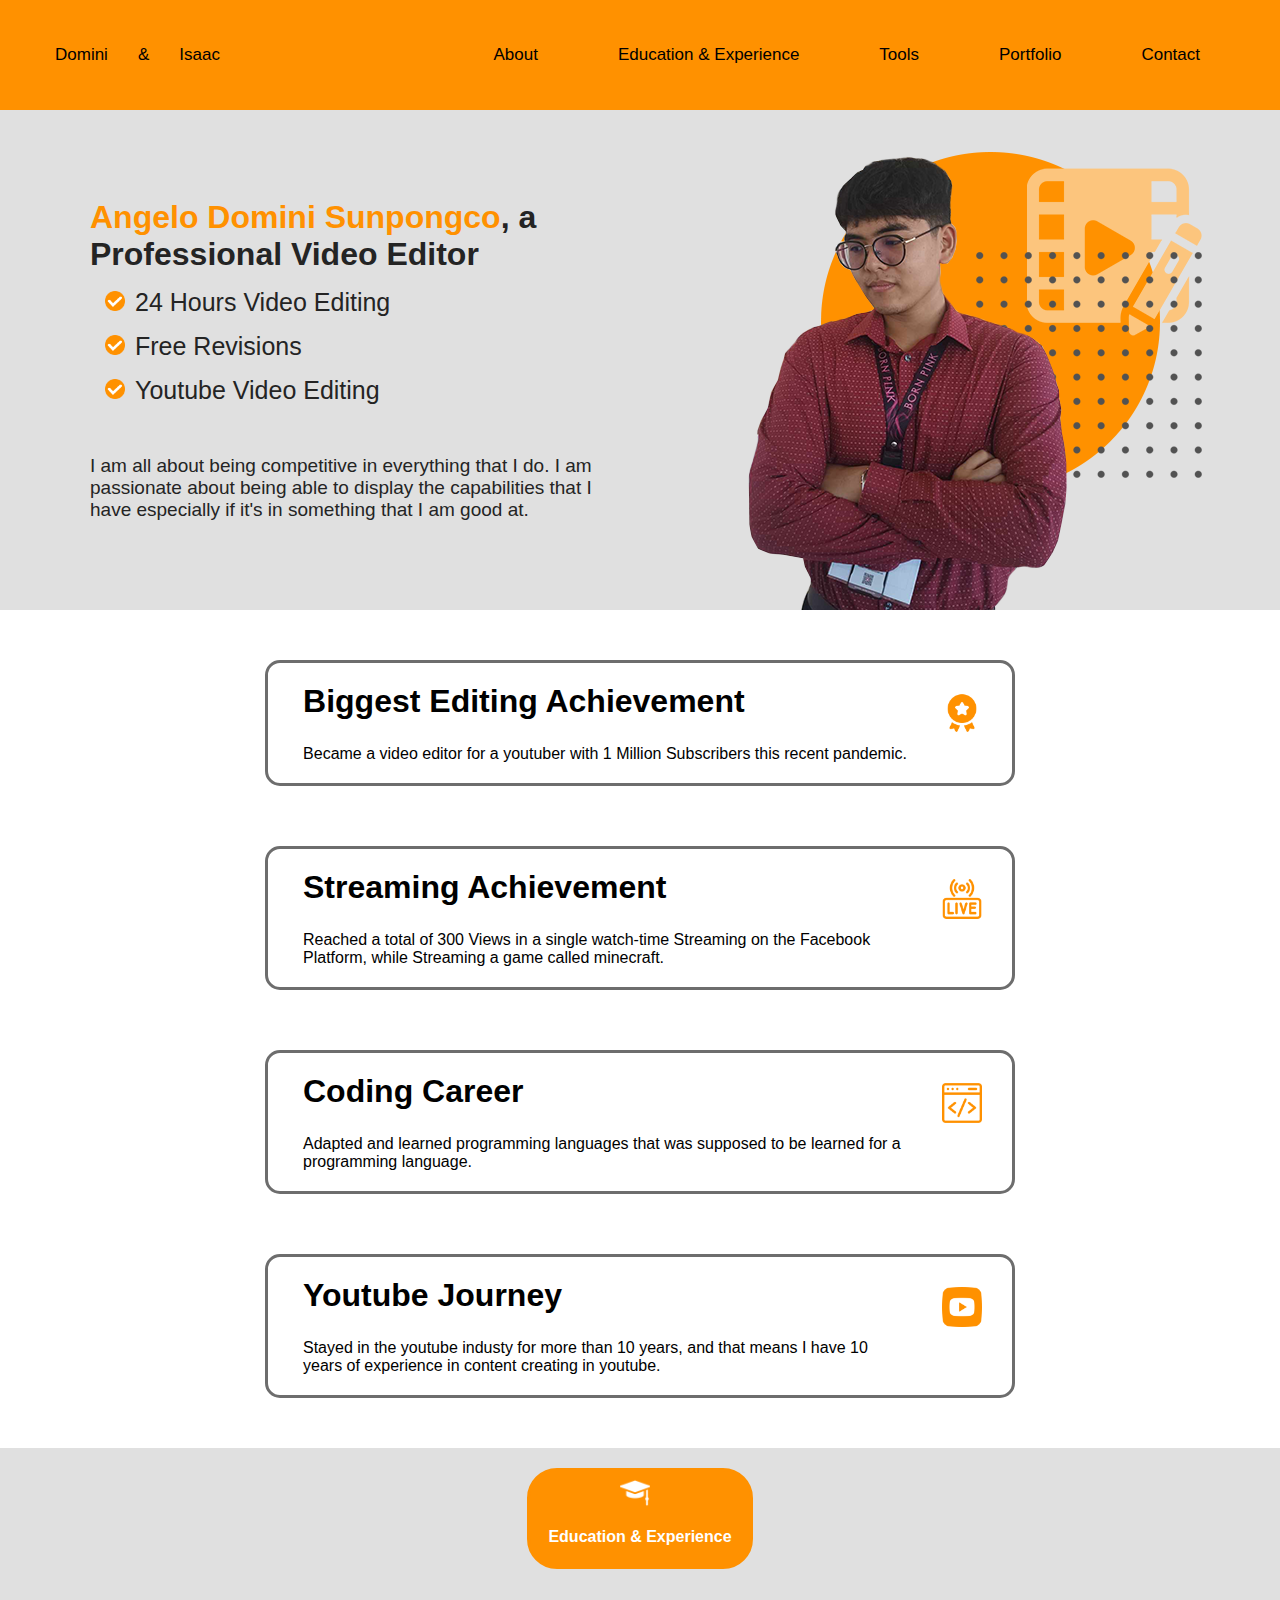
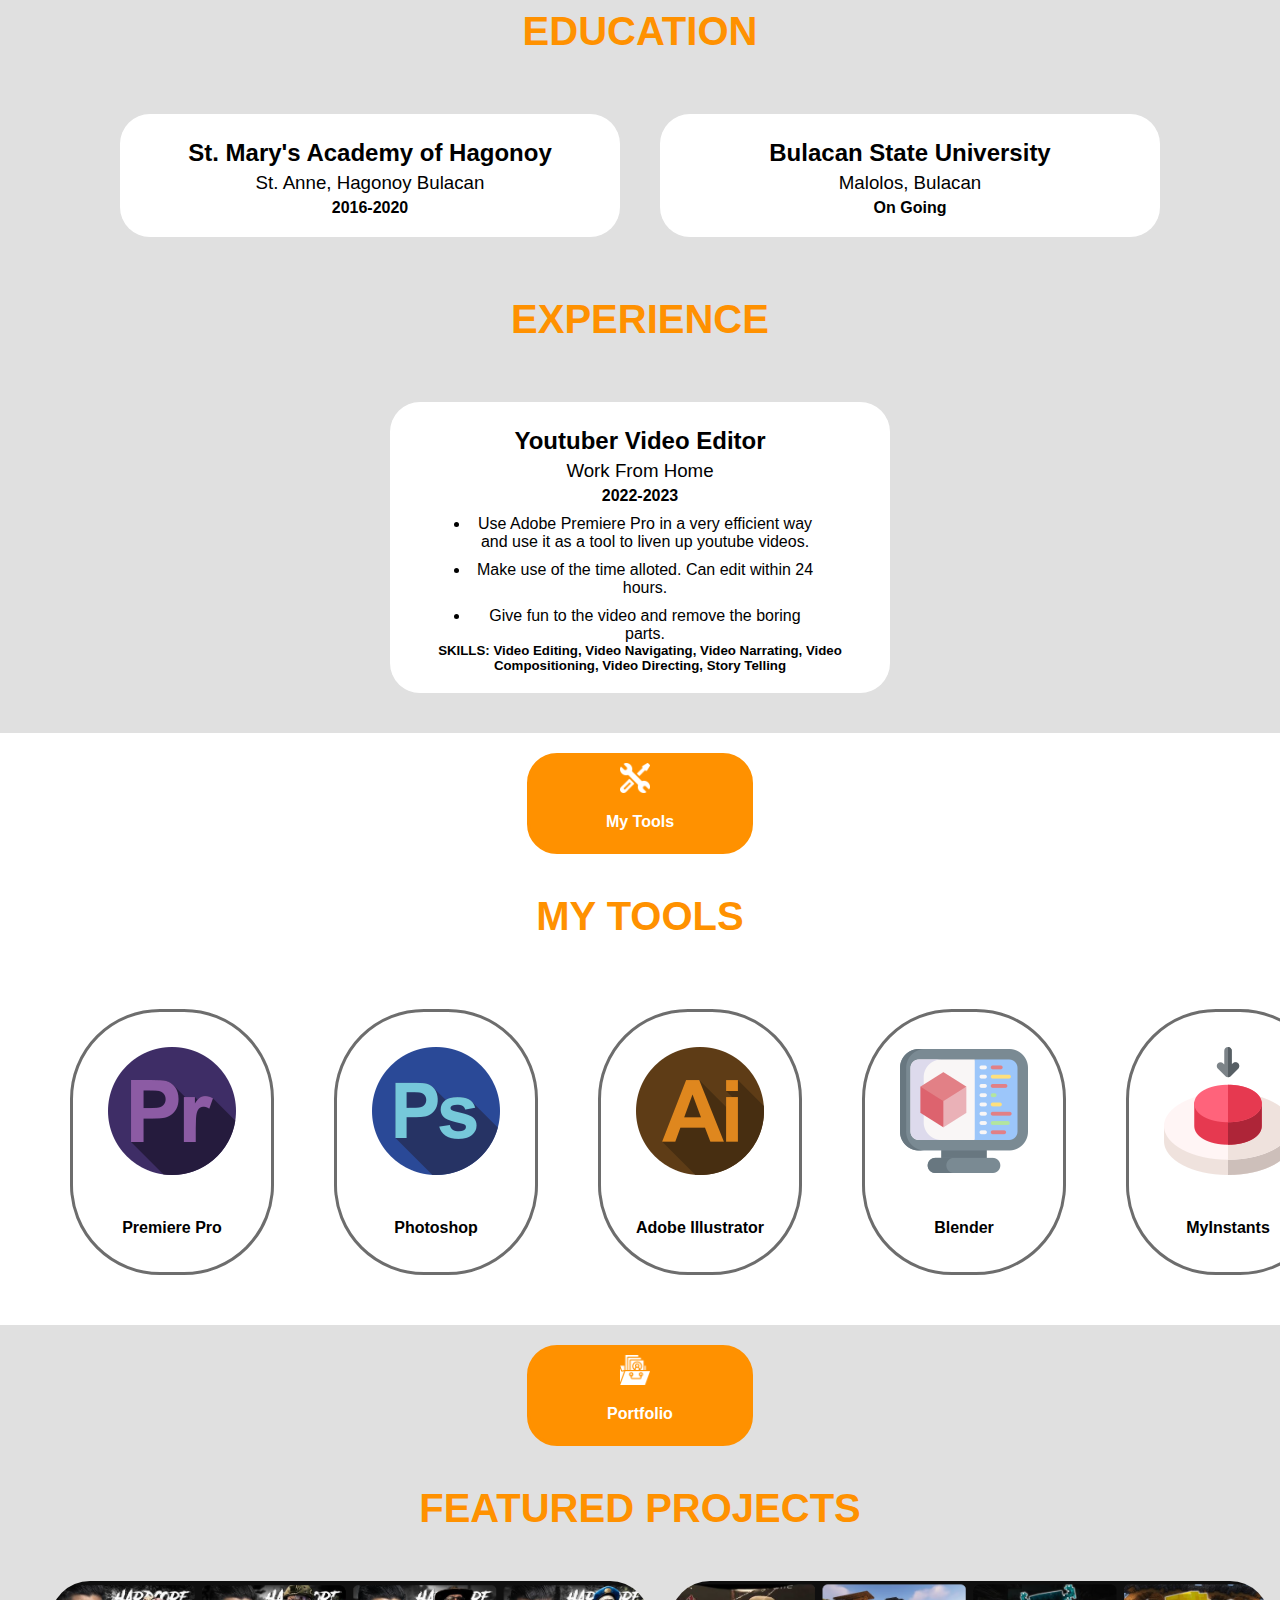
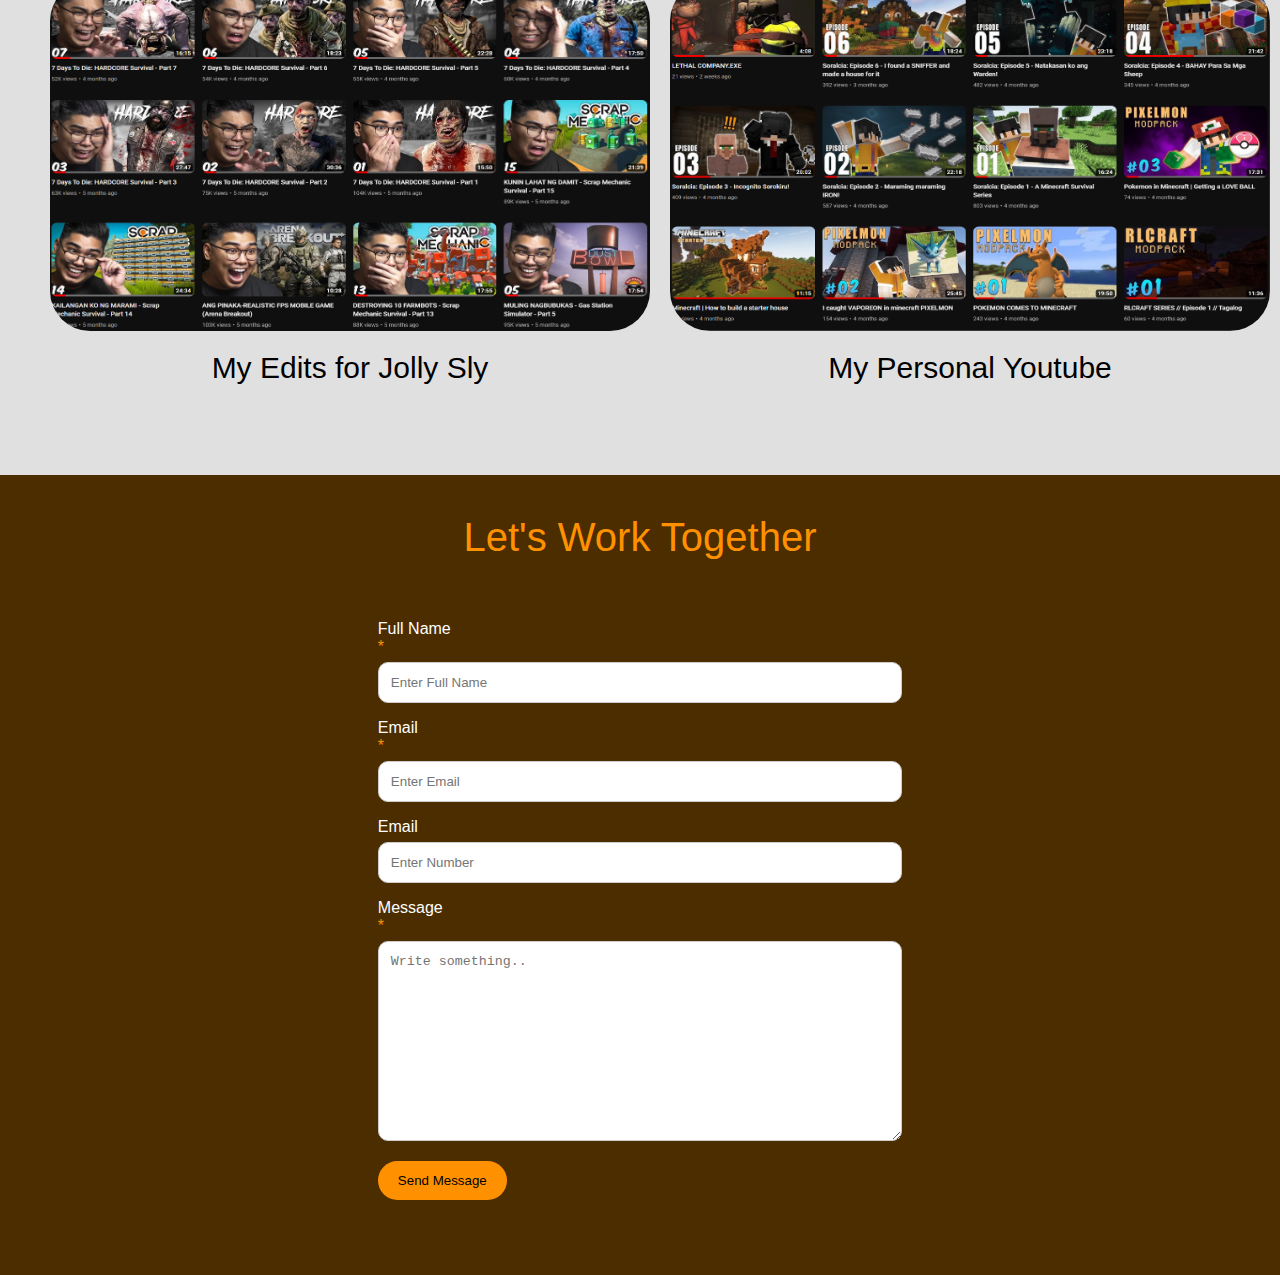
<file: index.html>
<!DOCTYPE html>
<html lang="en">
<head>
    <meta charset="UTF-8">
    <meta name="viewport" content="width=device-width, initial-scale=1.0">
    <title>Domini & Isaac</title>
    <link rel="stylesheet" type="text/css" href="css/style.css">

</head>
<body>
    <div class="header">
        <nav class="navbar2" id="navbar2">
            <div class="container-nav">
                <div class="logo">
                    <a href="#">Domini</a>
                    <a href="#">&</a>
                    <a href="isaac.html">Isaac</a>
                </div>
                <ul class="nav-links">
                    <li><a href="#About">About</a></li>
                    <li><a href="#Education">Education & Experience</a></li>
                    <li><a href="#Tools">Tools</a></li>
                    <li><a href="#Portfolio">Portfolio</a></li>
                    <li><a href="#Contact">Contact</a></li>
                </ul>
            </div>
        </nav>
    </div>

    <div class="main-content">
        <div class="container">
            <div class="lane1">
                <h1><b>Angelo Domini Sunpongco</b>, a Professional Video Editor</h1>
                <ul>
                    <li><img src="images/check.png" alt="check" width="20" height="20">24 Hours Video Editing</li>
                    <li><img src="images/check.png" alt="check" width="20" height="20">Free Revisions</li>
                    <li><img src="images/check.png" alt="check" width="20" height="20">Youtube Video Editing</li>
                </ul>
                <p>I am all about being competitive in everything that I do. I am passionate about being able to
                    display the capabilities that I have especially if it's in something that I am good at.
                </p>
            </div>
            <img src="images/DominiBanner.png" alt="Domini Image" class="ImgBanner">
        </div>
    </div>

    <div class="moreIntro" id="About">

        <div class="container-text">
            <ul class="MoreInfo">
                <li><h1>Biggest Editing Achievement</h1> <p>Became a video editor for a youtuber with 1 Million Subscribers this recent pandemic.</p></li>
                <img src="images/medal-.png" alt="check" width="40" height="40">
            </ul>
        </div>

        <div class="container-text">
            <ul class="MoreInfo">
                <li><h1>Streaming Achievement</h1> <p>Reached a total of 300 Views in a single watch-time Streaming on the Facebook Platform, while Streaming
                    a game called minecraft. 
                </p></li>
                <img src="images/live-streaming.png" alt="check" width="40" height="40">
            </ul>
        </div>

        <div class="container-text">
            <ul class="MoreInfo">
                <li><h1>Coding Career</h1> <p>Adapted and learned programming languages that was supposed to be learned for a programming language.</p></li>
                <img src="images/web-development.png" alt="check" width="40" height="40">
            </ul>
        </div>

        <div class="container-text">
            <ul class="MoreInfo">
                <li><h1>Youtube Journey</h1> <p>Stayed in the youtube industy for more than 10 years, and that means I have 10 years of experience in 
                    content creating in youtube.
                </p></li>
                <img src="images/youtube (1).png" alt="check" width="40" height="40">
            </ul>
        </div>

    </div>

    <div class="experience" id="Education">
        <div class="container">
            <div class="iconForToppers">
                <img src="images/mortarboard (1).png" alt="Education" width="30" height="30">
                <div class="toppers">
                    <b>Education & Experience</b>
                </div>
            </div>
        </div>

        <div class="container">
            <div class="education">
                <h1>EDUCATION</h1>
            </div>
        </div>

        <div class="container">
            <div class="boxes">
                <h2>St. Mary's Academy of Hagonoy</h2>
                <h3>St. Anne, Hagonoy Bulacan</h3>
                <h4>2016-2020</h4>
            </div>

            <div class="boxes">
                <h2>Bulacan State University</h2>
                <h3>Malolos, Bulacan</h3>
                <h4>On Going</h4>
            </div>
        </div>

        <div class="container">
            <div class="education">
                <h1>EXPERIENCE</h1>
            </div>
        </div>

        <div class="container">
            <div class="boxes">
                <h2>Youtuber Video Editor</h2>
                <h3>Work From Home</h3>
                <h4>2022-2023</h4>
                <ul>
                    <li>Use Adobe Premiere Pro in a very efficient way and use it as a tool to liven up youtube videos.</li>
                    <li>Make use of the time alloted. Can edit within 24 hours.</li>
                    <li>Give fun to the video and remove the boring parts.</li>
                </ul>
                <h5>SKILLS: Video Editing, Video Navigating, Video Narrating, Video Compositioning, Video Directing, Story Telling</h5>
            </div>
        </div>
    </div>

    <div class="my-tools" id="Tools">

        <div class="container">
            <div class="iconForToppers">
                <img src="images/support.png" alt="Education" width="30" height="30">
                <div class="toppers">
                    <b>My Tools</b>
                </div>
            </div>
        </div>

        <div class="container">
            <div class="education">
                <h1>MY TOOLS</h1>
            </div>
        </div>

        <div class="container">
            <div class="tool-box">
                <img src="images/premier.png" alt="image">
                <div class="title">Premiere Pro</div>
            </div>
            <div class="tool-box">
                <img src="images/photoshop.png" alt="image">
                <div class="title">Photoshop</div>
            </div>
            <div class="tool-box">
                <img src="images/illustrator.png" alt="image">
                <div class="title">Adobe Illustrator</div>
            </div>
            <div class="tool-box">
                <img src="images/3d-modeling.png" alt="image">
                <div class="title">Blender</div>
            </div>
            <div class="tool-box">
                <img src="images/button.png" alt="image">
                <div class="title">MyInstants</div>
            </div>
        </div>
    </div>

    <div class="portfolio" id="Portfolio">
        <div class="container">
            <div class="iconForToppers">
                <img src="images/portfolio (1).png" alt="Education" width="30" height="30">
                <div class="toppers">
                    <b>Portfolio</b>
                </div>
            </div>
        </div>

        <div class="container">
            <div class="education">
                <h1>FEATURED PROJECTS</h1>
            </div>
        </div>

        <div class="container">
            <div class="thumbnails">
                <a href="https://www.youtube.com/@JollySly/videos" target="_blank" style="text-decoration:none">
                <img src="images/SlyEdits.png" alt="failed to load" width="600px" height="350px">
                <div class="thumbnail-title">
                    My Edits for Jolly Sly
                </div>
                </a>
            </div>
            <div class="thumbnails">
                <a href="https://www.youtube.com/@Sorokiru" target="_blank" style="text-decoration:none">
                <img src="images/MyPersonalYoutube.png" alt="failed to load" width="600px" height="350px">
                <div class="thumbnail-title">
                    My Personal Youtube
                </div>
                </a>
            </div>
        </div>


    </div>

    <div class="footer" id="Contact">
        <div class="container">

            <div class="contact-panel">
                Let's Work Together
            </div>

        </div>

        <div class="container">
        <div class="ilalim">
            <form>
          
              <label for="fname">Full Name<p>*</p></label>
              <input type="text" id="fname" name="fullname" placeholder="Enter Full Name">
          
              <label for="email">Email<p>*</p></label>
              <input type="text" id="lname" name="email" placeholder="Enter Email">

              <label for="email">Email</label>
              <input type="text" id="lname" name="email" placeholder="Enter Number">
          
              <label for="subject">Message<p>*</p></label>
              <textarea id="subject" name="subject" placeholder="Write something.." style="height:200px"></textarea>
          
              <input type="submit" value="Send Message">
          
            </form>
        </div>
            
        </div>
    </div>

</body>
</html>
</file>
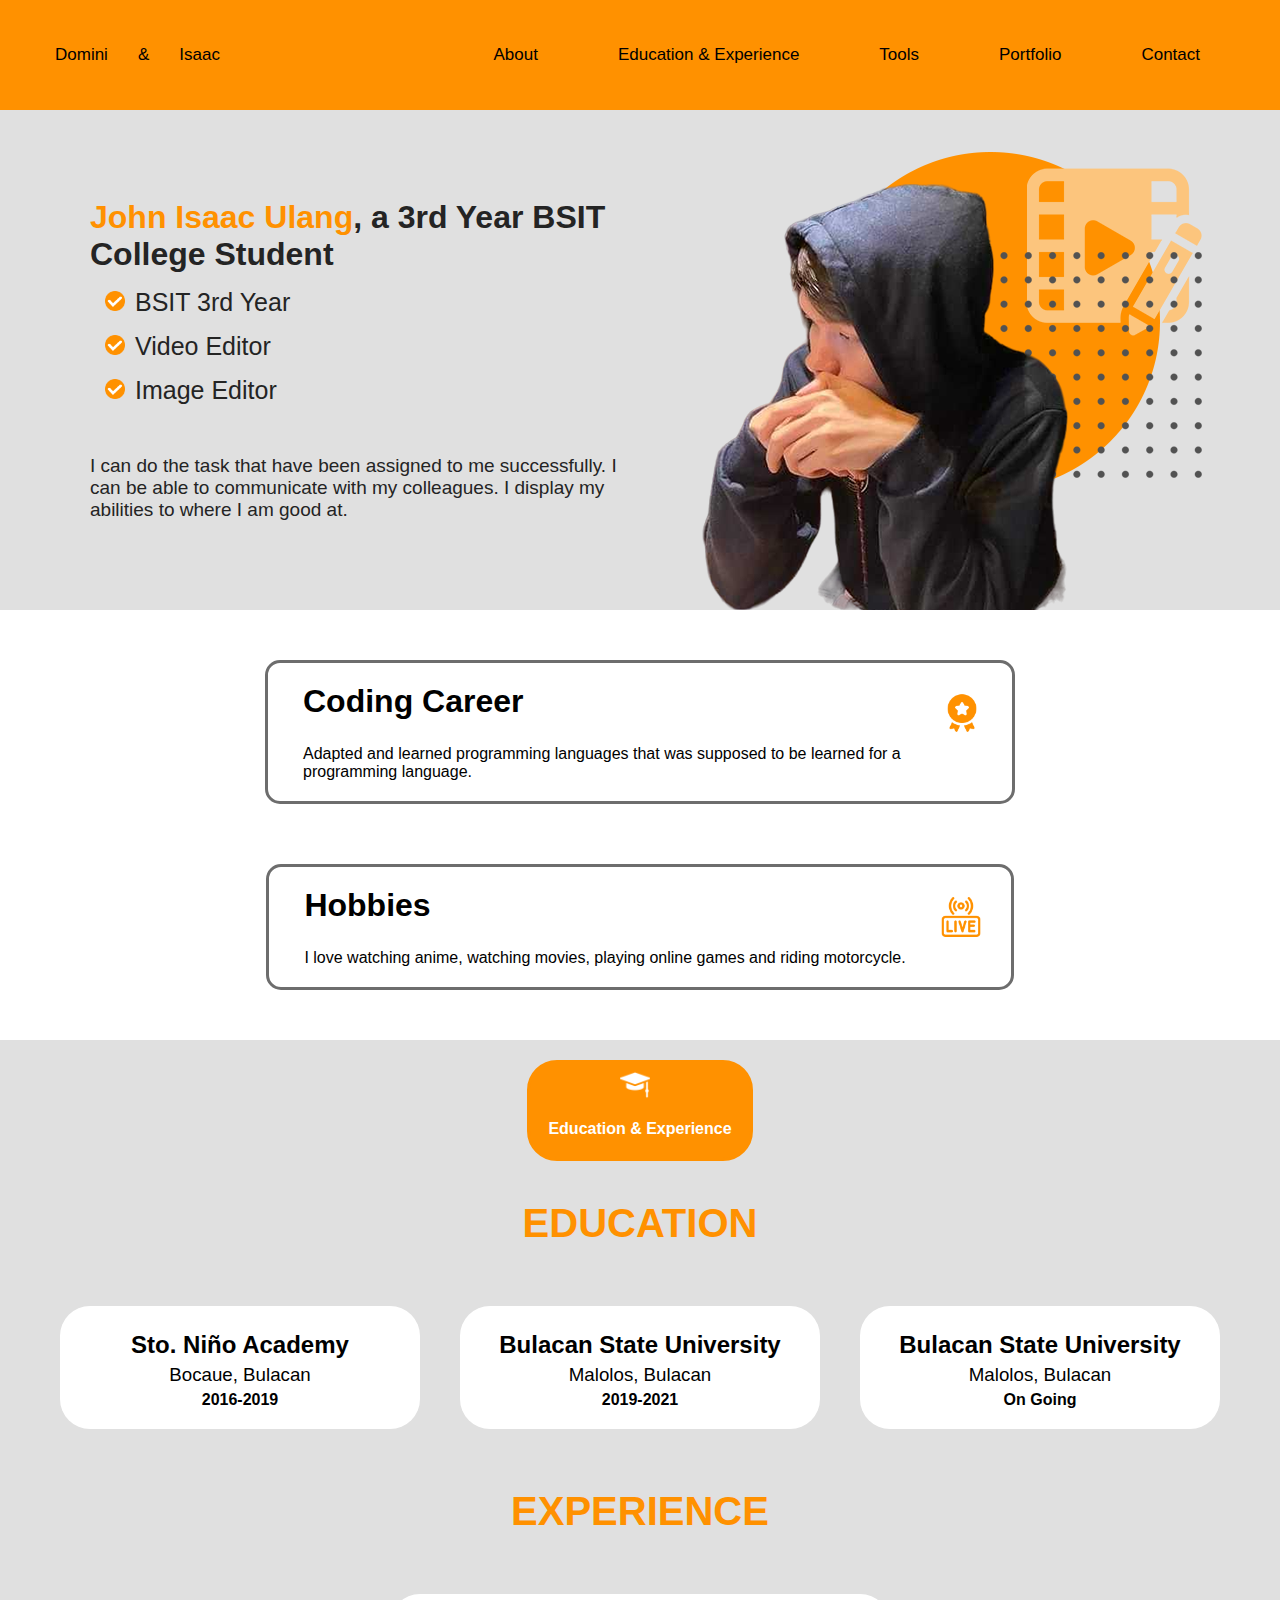
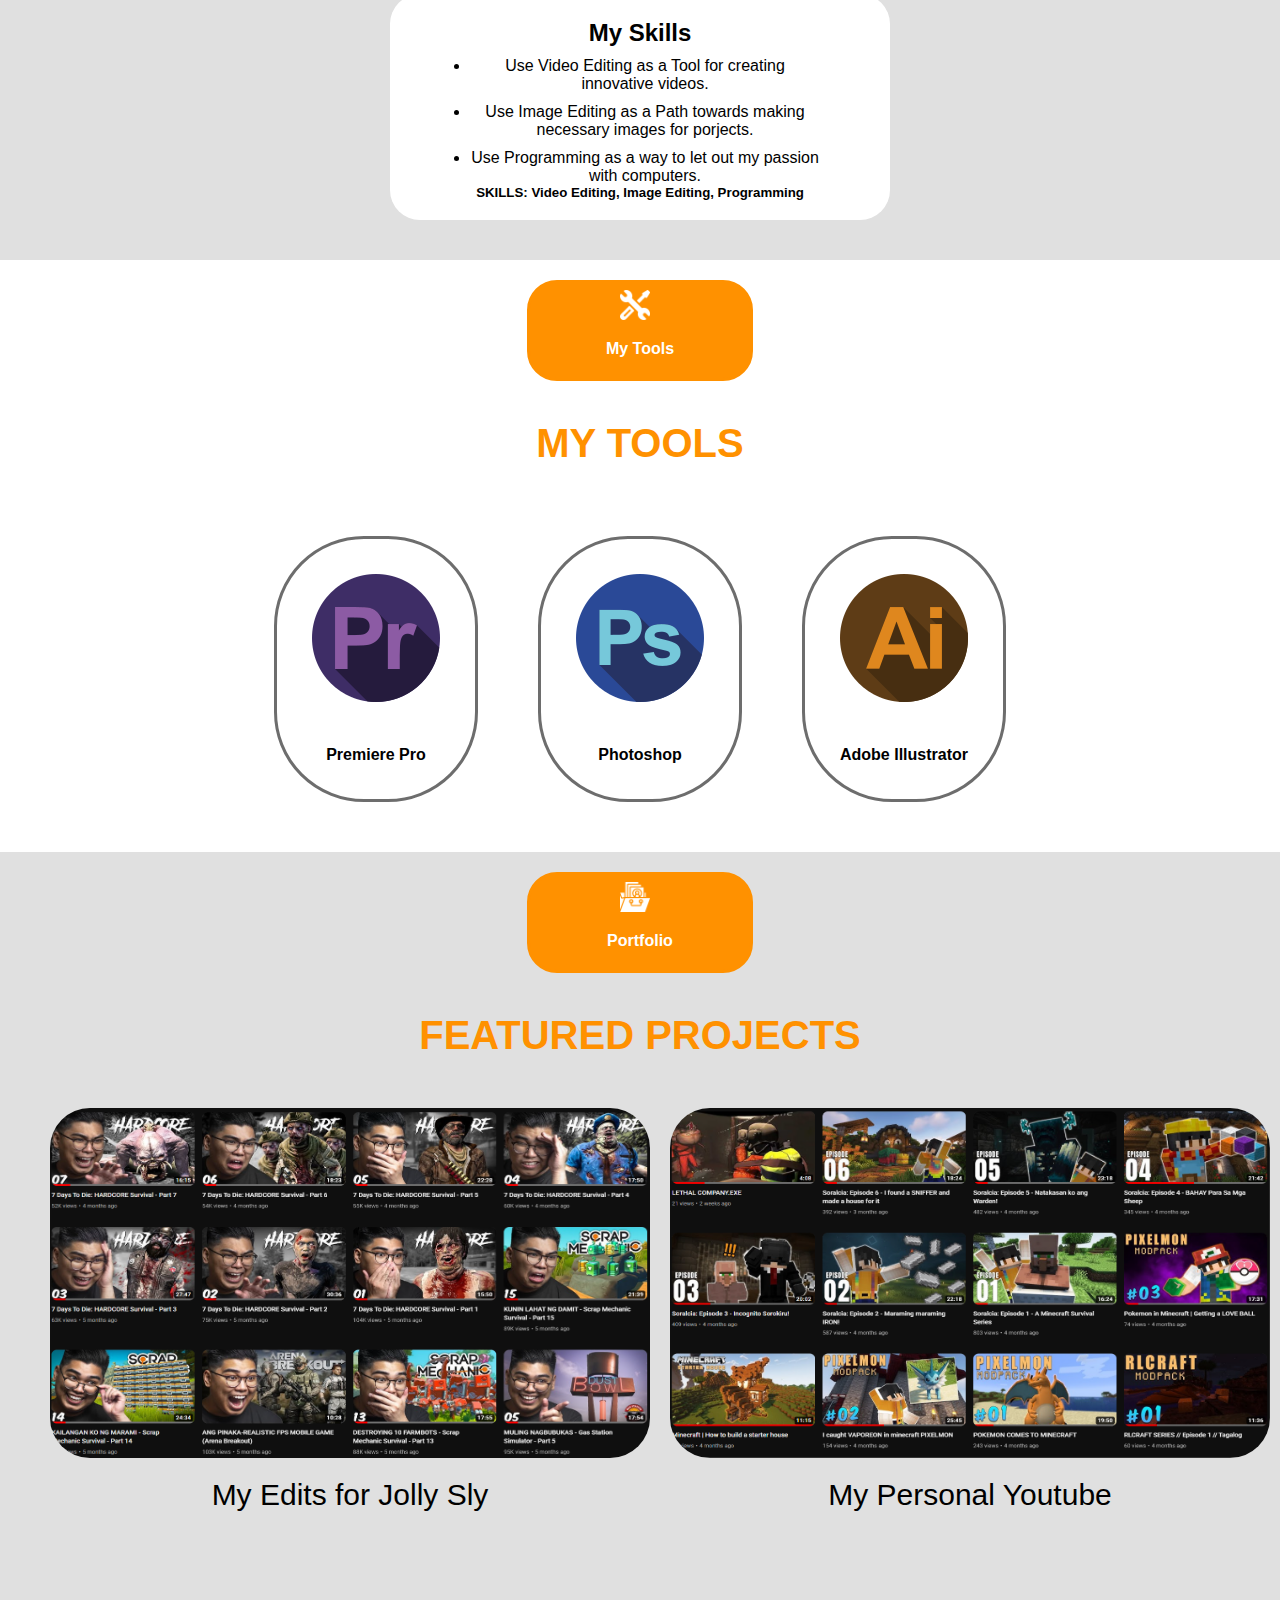
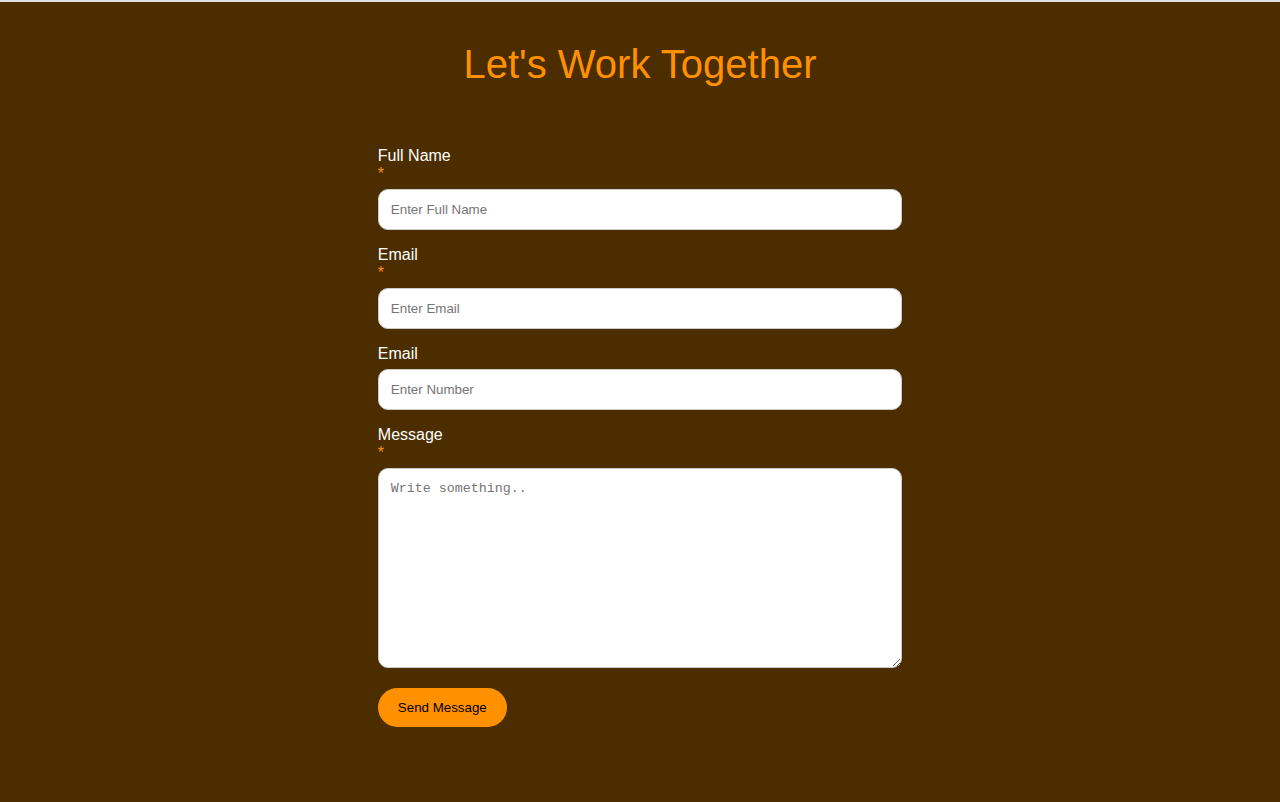
<file: isaac.html>
<!DOCTYPE html>
<html lang="en">
<head>
    <meta charset="UTF-8">
    <meta name="viewport" content="width=device-width, initial-scale=1.0">
    <title>Domini & Isaac</title>
    <link rel="stylesheet" type="text/css" href="css/style.css">

</head>
<body>
    <div class="header">
        <nav class="navbar2" id="navbar2">
            <div class="container-nav">
                <div class="logo">
                    <a href="index.html">Domini</a>
                    <a href="#">&</a>
                    <a href="#">Isaac</a>
                </div>
                <ul class="nav-links">
                    <li><a href="#About">About</a></li>
                    <li><a href="#Education">Education & Experience</a></li>
                    <li><a href="#Tools">Tools</a></li>
                    <li><a href="#Portfolio">Portfolio</a></li>
                    <li><a href="#Contact">Contact</a></li>
                </ul>
            </div>
        </nav>
    </div>

    <div class="main-content">
        <div class="container">
            <div class="lane1">
                <h1><b>John Isaac Ulang</b>, a  3rd Year BSIT College Student</h1>
                <ul>
                    <li><img src="images/check.png" alt="check" width="20" height="20">BSIT 3rd Year</li>
                    <li><img src="images/check.png" alt="check" width="20" height="20">Video Editor</li>
                    <li><img src="images/check.png" alt="check" width="20" height="20">Image Editor</li>
                </ul>
                <p>I can do the task that have been assigned to me successfully. I can be able to communicate with my colleagues.
					I display my abilities to where I am good at.
                </p>
            </div>
            <img src="images/IsaacBanner.png" alt="Isaac Image" class="ImgBanner">
        </div>
    </div>

    <div class="moreIntro" id="About">

        <div class="container-text">
            <ul class="MoreInfo">
                <li><h1>Coding Career</h1> <p>Adapted and learned programming languages that was supposed to be learned for a programming language.</p></li>
                <img src="images/medal-.png" alt="check" width="40" height="40">
            </ul>
        </div>

        <div class="container-text">
            <ul class="MoreInfo">
                <li><h1>Hobbies</h1> <p>I love watching anime, watching movies, playing online games and riding motorcycle. 
                </p></li>
                <img src="images/live-streaming.png" alt="check" width="40" height="40">
            </ul>
        </div>

    </div>

    <div class="experience" id="Education">
        <div class="container">
            <div class="iconForToppers">
                <img src="images/mortarboard (1).png" alt="Education" width="30" height="30">
                <div class="toppers">
                    <b>Education & Experience</b>
                </div>
            </div>
        </div>

        <div class="container">
            <div class="education">
                <h1>EDUCATION</h1>
            </div>
        </div>

        <div class="container">
            <div class="boxes">
                <h2>Sto. Niño Academy</h2>
                <h3>Bocaue, Bulacan</h3>
                <h4>2016-2019</h4>
            </div>
			<div class="boxes">
                <h2>Bulacan State University</h2>
                <h3>Malolos, Bulacan</h3>
                <h4>2019-2021</h4>
            </div>
            <div class="boxes">
                <h2>Bulacan State University</h2>
                <h3>Malolos, Bulacan</h3>
                <h4>On Going</h4>
            </div>
        </div>

        <div class="container">
            <div class="education">
                <h1>EXPERIENCE</h1>
            </div>
        </div>

        <div class="container">
            <div class="boxes">
                <h2>My Skills</h2>
                <ul>
                    <li>Use Video Editing as a Tool for creating innovative videos.</li>
                    <li>Use Image Editing as a Path towards making necessary images for porjects.</li>
                    <li>Use Programming as a way to let out my passion with computers.</li>
                </ul>
                <h5>SKILLS: Video Editing, Image Editing, Programming</h5>
            </div>
        </div>
    </div>

    <div class="my-tools" id="Tools">

        <div class="container">
            <div class="iconForToppers">
                <img src="images/support.png" alt="Education" width="30" height="30">
                <div class="toppers">
                    <b>My Tools</b>
                </div>
            </div>
        </div>

        <div class="container">
            <div class="education">
                <h1>MY TOOLS</h1>
            </div>
        </div>

        <div class="container">
            <div class="tool-box">
                <img src="images/premier.png" alt="image">
                <div class="title">Premiere Pro</div>
            </div>
            <div class="tool-box">
                <img src="images/photoshop.png" alt="image">
                <div class="title">Photoshop</div>
            </div>
            <div class="tool-box">
                <img src="images/illustrator.png" alt="image">
                <div class="title">Adobe Illustrator</div>
            </div>
        </div>
    </div>

    <div class="portfolio" id="Portfolio">
        <div class="container">
            <div class="iconForToppers">
                <img src="images/portfolio (1).png" alt="Education" width="30" height="30">
                <div class="toppers">
                    <b>Portfolio</b>
                </div>
            </div>
        </div>

        <div class="container">
            <div class="education">
                <h1>FEATURED PROJECTS</h1>
            </div>
        </div>

        <div class="container">
            <div class="thumbnails">
                <a href="https://www.youtube.com/@JollySly/videos" target="_blank" style="text-decoration:none">
                <img src="images/SlyEdits.png" alt="failed to load" width="600px" height="350px">
                <div class="thumbnail-title">
                    My Edits for Jolly Sly
                </div>
                </a>
            </div>
            <div class="thumbnails">
                <a href="https://www.youtube.com/@Sorokiru" target="_blank" style="text-decoration:none">
                <img src="images/MyPersonalYoutube.png" alt="failed to load" width="600px" height="350px">
                <div class="thumbnail-title">
                    My Personal Youtube
                </div>
                </a>
            </div>
        </div>


    </div>

    <div class="footer" id="Contact">
        <div class="container">

            <div class="contact-panel">
                Let's Work Together
            </div>

        </div>

        <div class="container">
        <div class="ilalim">
            <form>
          
              <label for="fname">Full Name<p>*</p></label>
              <input type="text" id="fname" name="fullname" placeholder="Enter Full Name">
          
              <label for="email">Email<p>*</p></label>
              <input type="text" id="lname" name="email" placeholder="Enter Email">

              <label for="email">Email</label>
              <input type="text" id="lname" name="email" placeholder="Enter Number">
          
              <label for="subject">Message<p>*</p></label>
              <textarea id="subject" name="subject" placeholder="Write something.." style="height:200px"></textarea>
          
              <input type="submit" value="Send Message">
          
            </form>
        </div>
            
        </div>
    </div>

</body>
</html>
</file>
<file: css/style.css>
@import url('https://fonts.googleleapis.com/css?family=Poppins:300,400,500,600,700,800,900&display=swap');

@font-face {
    font-family: BebasNue;
    src: url(https://fonts.google.com/specimen/Bebas+Neue);
}

@media only screen and (max-width: 768px) {
    .navbar,
    .navbar2 {
        padding: 10px 0;
    }

    .nav-links li {
        margin: 0 10px;
    }

    .lane1 {
        margin-left: 20px;
        font-size: 18px;
    }

    .main-content {
        height: auto;
    }

    .MoreInfo li {
        margin: 10px;
        padding: 15px;
        width: 90%;
    }

    .experience,
    .my-tools,
    .portfolio,
    .footer {
        height: auto;
    }

    .boxes {
        width: 90%;
    }

    .tool-box {
        margin: 20px;
        padding: 20px;
    }

    .thumbnails img {
        border-radius: 20px;
    }

    .thumbnail-title {
        font-size: 24px;
        margin-bottom: 30px;
    }

    input[type='text'],
    select,
    textarea {
        width: 90%;
        padding: 10px;
        margin-bottom: 10px;
    }

    input[type='submit'] {
        padding: 10px 15px;
        border-radius: 15px;
    }

    .contact-panel {
        font-size: 32px;
        margin-bottom: 30px;
    }
}

@media only screen and (max-width: 480px) {
    .lane1 {
        margin-left: 10px;
        font-size: 16px;
    }

    .MoreInfo li {
        padding: 10px;
    }

    .thumbnail-title {
        font-size: 20px;
        margin-bottom: 20px;
    }

    input[type='text'],
    select,
    textarea {
        width: 100%;
        padding: 8px;
        margin-bottom: 8px;
    }

    input[type='submit'] {
        padding: 8px 12px;
        border-radius: 12px;
    }

    .contact-panel {
        font-size: 28px;
        margin-bottom: 20px;
    }
}

* {
    margin: 0;
    padding: 0;
    box-sizing: border-box;
}

body {
    font-family: Arial, sans-serif;
    background-color: #f8f8f8;
    animation: 2s ease-out 0s 1 FadeIn;
}

@keyframes FadeIn {
    0% {
      opacity:0;
    }
    100% {
      opacity:1;
    }
}

.header {
    background-color: #ffffff;
    color: #000000;
}

.navbar {
    padding: 20px 0;
}

.navbar2 {
    padding: 20px 0;
}

#navbar2 {
    background-color: #ff9100;
    top: -110px;
    width: 100%;
    display: block;
    transition: top 0.3s;
  }

#navbar2 ul li:hover
  {
    margin: 0 15px;
    padding: 10px;
    border-radius: 50px;
    background: #613400;
    color: #ccc;
  }

#navbar2 a {
    float: left;
    display: block;
    color: #000000;
    text-align: center;
    padding: 15px;
    text-decoration: none;
    font-size: 17px;
  }

#navbar {
    background-color: #ff9100;
    position: fixed;
    top: -110px;
    width: 100%;
    display: block;
    transition: top 0.3s;
  }

  #navbar ul li:hover
  {
    margin: 0 15px;
    padding: 10px;
    border-radius: 50px;
    background: #613400;
  }

  #navbar a {
    float: left;
    display: block;
    color: #000000;
    text-align: center;
    padding: 15px;
    text-decoration: none;
    font-size: 17px;
  }

.container {
    max-width: 1200px;
    margin: 0 auto;
    display: flex;
    justify-content: space-between;
    align-items: center;
}

.container-nav {
    max-width: 1200px;
    margin: 0 auto;
    display: flex;
    justify-content: space-between;
    align-items: center;
}

.nav-links {
    list-style: none;
    display: flex;
}

.nav-links li {
    margin: 0 15px;
    padding: 10px;
    border-radius: 30px;
}

.nav-links a {
    text-decoration: none;
    color: #000000;
}

.lane1
{
    margin-top: -1px;
    margin-left: 50px;
    max-width: 600px;
    font-family: 'Trebuchet MS', 'Lucida Sans Unicode', 'Lucida Grande', 'Lucida Sans', Arial, sans-serif;
    max-height: auto;
    
}

.ImgBanner
{
    margin-bottom: auto;
}

.lane1 ul
{
    list-style: none;
}

.lane1 ul li
{
    margin: 15px;
    font-size: 25px;
}

.lane1 ul li img
{
    margin-right: 10px;
    font-size: 25px;
}
.lane1 b{
    color: #ff9100;
}

.lane1 p
{
    margin-top: 50px;
    font-size: 19px;
}
.main-content {
    background-color: #e0e0e0;
    color: #242424;
    height: auto;
}

.MoreInfo
{
    list-style: none;
    display: flex;
    text-align: left;
    margin-top: 30px;
    margin-bottom: 30px;
    border-color: #6d6d6d;
    border-radius: 15px;
    border-style: solid;
    height: auto;
    width: auto;
    max-width: 750px;
}

.MoreInfo:hover
{
    border-color: #ff9100;
}

.MoreInfo li
{
    margin: 0 15px;
    padding: 20px;
    width: auto;
}

.MoreInfo img
{
    margin-top: 30px;
    margin-right: 30px;
}

.MoreInfo li p
{
    margin-top: 25px;
}

.container-text
{
    max-width: 1200px;
    margin: 0 auto;
    display: flex;
    justify-content: space-between;
    align-items: center;
    text-align: center;
}

.moreIntro {
    display: flex;
    flex-direction: column;
    align-items: center;
    padding: 20px;
    background-color: #ffffff;
    color: #000000;
    height: auto;
}

.experience {
    display: flex;
    flex-direction: column;
    padding: 20px;
    background-color: #e0e0e0;
    color: #000000;
    height: auto;
}

.toppers
{
    margin-top: 20px;
    margin-bottom: 10px;
    color: #ffffff;
    width: 200px;
    text-align: center;
}

.iconForToppers
{
    border-color: #ff9100;
    background: #ff9100;
    border-style: solid;
    border-radius: 30px;
    padding: 10px;
}

.iconForToppers img
{
    margin-top: -3px;
    margin-left: 80px;
    display: flex;
    flex-direction: column;
    align-items: center;
}

.education
{
    color: #ff9100;
    margin-top: 40px;
    font-size: 20px;
    margin-bottom: 40px;
    font-family: 'Franklin Gothic Medium', 'Arial Narrow', Arial, sans-serif;
}

.boxes
{
    border-radius: 30px;
    background-color: #ffffff;
    width: 500px;
    text-align: center;
    padding: 20px;
    margin: 20px;
}

.boxes:hover
{
    background: #ff9100;
    color: #ffffff;
}

.boxes h3
{
    font-weight: 10;
}

.boxes h1, .boxes h2, .boxes h3
{
    margin: 5px;
}

.boxes ul li
{
    max-width: 350px;
    margin-left: 60px;
    margin-top: 10px;
}

.my-tools
{
    background: #ffffff;
    height: 500px;
    display: flex;
    flex-direction: column;
    padding: 20px;
    color: #000000;
    height: auto;
}

.tool-box
{
    text-align: center;
    margin: 30px;
    border-color: #6d6d6d;
    border-radius: 90px;
    border-style: solid;
    padding: 35px;
}

.tool-box:hover
{
    border-color: #ff9100 ;
}

.title
{
    margin-top: 40px;
    font-weight: 700;
}

.portfolio
{
    background: #e0e0e0;
    height: 500px;
    display: flex;
    flex-direction: column;
    padding: 20px;
    color: #000000;
    height: 750px;
}

.thumbnails img
{
    border-radius: 40px;
    transition: .5s ease;
    backface-visibility: hidden;
    opacity: 1;
    display: block;
}

.thumbnails:hover
{
    opacity: 0.3;
}

.thumbnail-title
{
    color: #000000;
    margin-top: 20px;
    font-size: 30px;
    margin-bottom: 40px;
    font-family: 'Franklin Gothic Medium', 'Arial Narrow', Arial, sans-serif;
    text-align: center;
}

.thumbnails
{
    margin: 10px;
}

.footer
{
    background: #4b2d00;
    height: 500px;
    display: flex;
    flex-direction: column;
    padding: 20px;
    color: #ffffff;
    height: 800px;
}

input[type=text], select, textarea {
    width: 100%;
    padding: 12px;
    border: 1px solid #ccc;
    border-radius: 10px;
    box-sizing: border-box;
    margin-top: 6px;
    margin-bottom: 16px;
    resize: vertical
  }

  input[type=submit] {
    background-color: #ff9100;
    color: 4b2d00;
    padding: 12px 20px;
    border: none;
    border-radius: 20px;
    cursor: pointer;
  }

  input[type=submit]:hover {
    background-color: #ffa836;
  }

  form
  {
    margin: 20px;
  }

  form p
  {
    color: #ff9100;
    display: flex;
  }

  .contact-panel
{
    color: #ff9100;
    margin-top: 20px;
    font-size: 40px;
    margin-bottom: 40px;
    font-family: 'Franklin Gothic Medium', 'Arial Narrow', Arial, sans-serif;
    text-align: center;
}
</file>
